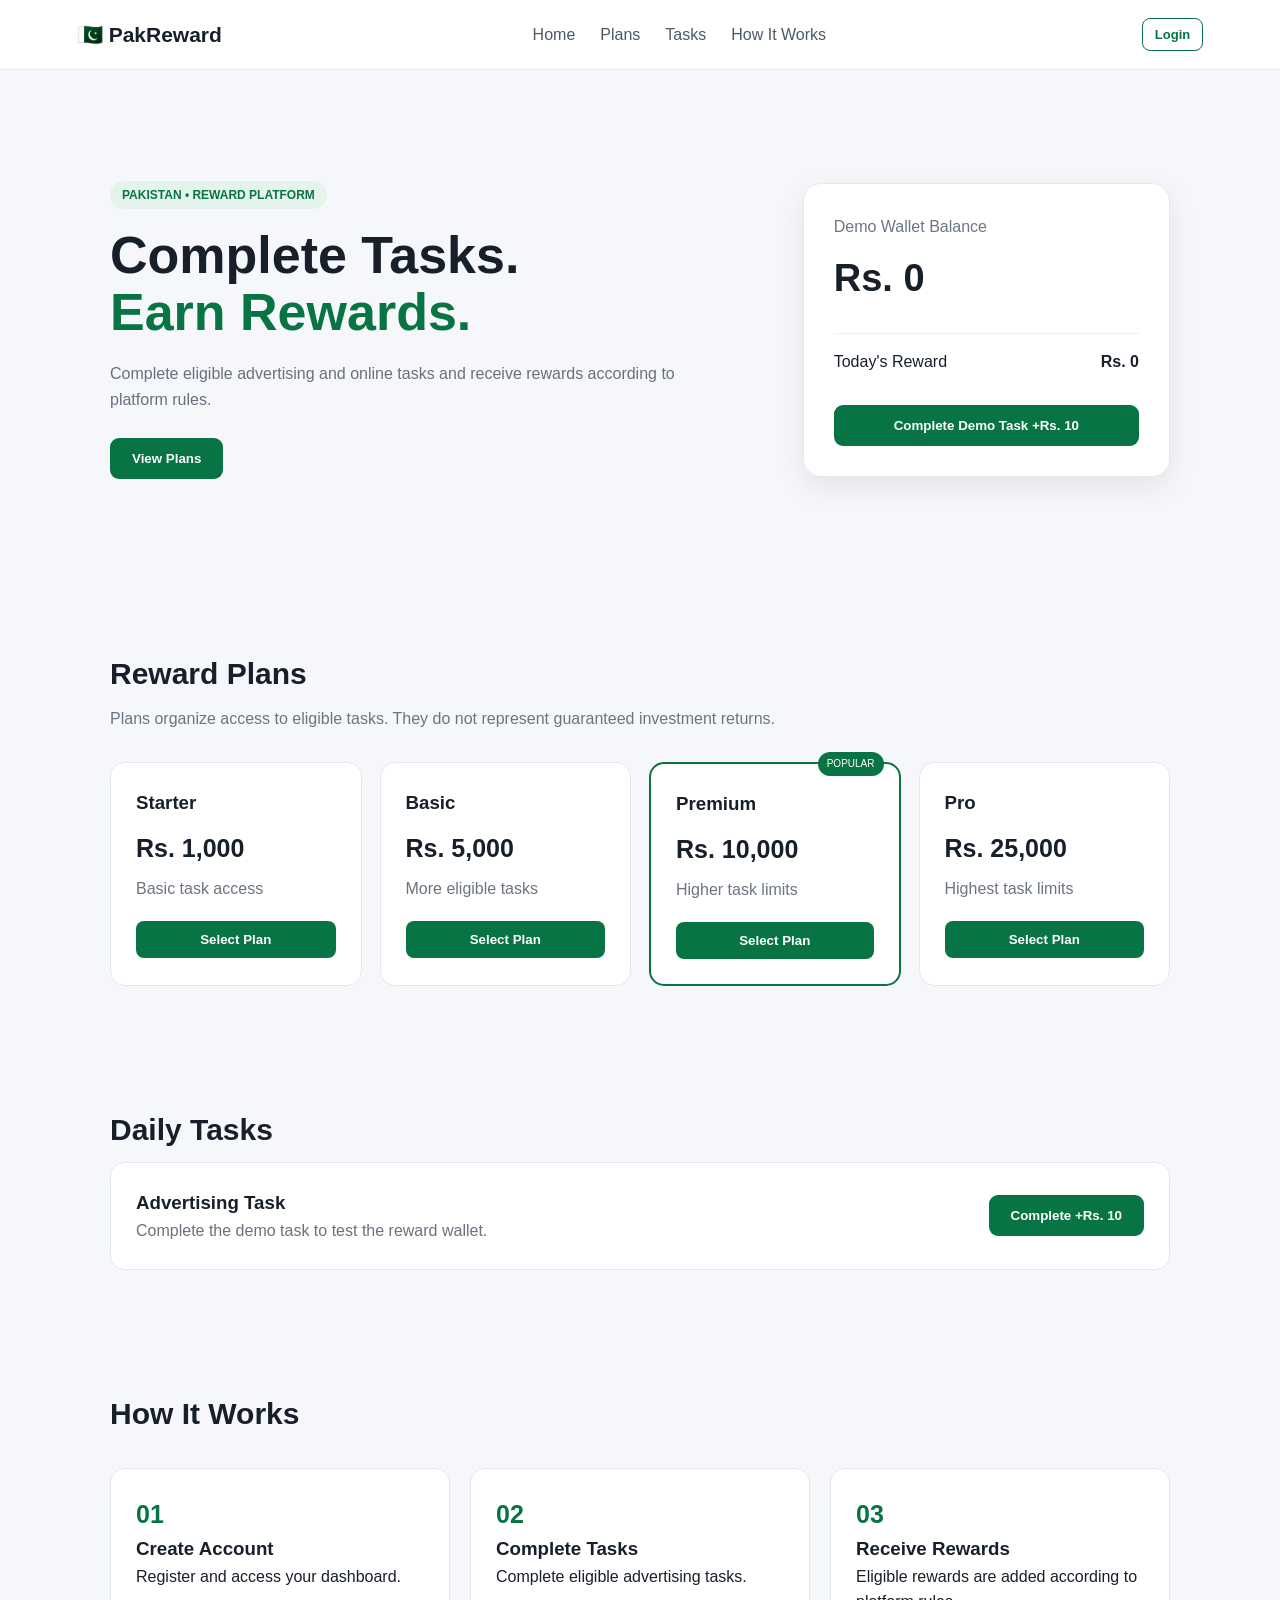
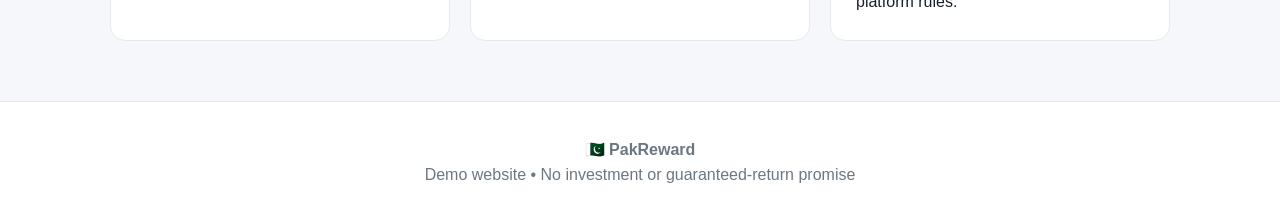
<file: Index.html>
<!DOCTYPE html>
<html lang="en">
<head>
    <meta charset="UTF-8">
    <meta name="viewport" content="width=device-width, initial-scale=1.0">
    <title>PakReward - Earn Rewards</title>
    <link rel="stylesheet" href="style.css">
</head>

<body>

<header>
    <div class="logo">🇵🇰 PakReward</div>

    <nav>
        <a href="#home">Home</a>
        <a href="#plans">Plans</a>
        <a href="#tasks">Tasks</a>
        <a href="#how">How It Works</a>
    </nav>

    <button class="login-btn" onclick="loginDemo()">Login</button>
</header>


<section id="home" class="hero">

    <div class="hero-text">
        <span class="badge">PAKISTAN • REWARD PLATFORM</span>

        <h1>Complete Tasks.<br>
        <span>Earn Rewards.</span></h1>

        <p>
            Complete eligible advertising and online tasks
            and receive rewards according to platform rules.
        </p>

        <button class="main-btn" onclick="showPlans()">
            View Plans
        </button>
    </div>


    <div class="wallet-card">

        <p>Demo Wallet Balance</p>

        <h2 id="balance">Rs. 0</h2>

        <div class="wallet-row">
            <span>Today's Reward</span>
            <strong id="today">Rs. 0</strong>
        </div>

        <button class="main-btn full"
                onclick="completeTask()">
            Complete Demo Task +Rs. 10
        </button>

    </div>

</section>


<section id="plans">

    <h2>Reward Plans</h2>

    <p class="section-text">
        Plans organize access to eligible tasks.
        They do not represent guaranteed investment returns.
    </p>


    <div class="plans">

        <div class="plan-card">
            <h3>Starter</h3>
            <h4>Rs. 1,000</h4>
            <p>Basic task access</p>

            <button onclick="selectPlan('Starter',1000)">
                Select Plan
            </button>
        </div>


        <div class="plan-card">
            <h3>Basic</h3>
            <h4>Rs. 5,000</h4>
            <p>More eligible tasks</p>

            <button onclick="selectPlan('Basic',5000)">
                Select Plan
            </button>
        </div>


        <div class="plan-card featured">
            <span class="popular">POPULAR</span>

            <h3>Premium</h3>
            <h4>Rs. 10,000</h4>
            <p>Higher task limits</p>

            <button onclick="selectPlan('Premium',10000)">
                Select Plan
            </button>
        </div>


        <div class="plan-card">
            <h3>Pro</h3>
            <h4>Rs. 25,000</h4>
            <p>Highest task limits</p>

            <button onclick="selectPlan('Pro',25000)">
                Select Plan
            </button>
        </div>

    </div>

</section>


<section id="tasks">

    <h2>Daily Tasks</h2>

    <div class="task-card">

        <div>
            <h3>Advertising Task</h3>

            <p>
                Complete the demo task to test
                the reward wallet.
            </p>
        </div>

        <button class="main-btn"
                onclick="completeTask()">
            Complete +Rs. 10
        </button>

    </div>

</section>


<section id="how">

    <h2>How It Works</h2>

    <div class="steps">

        <div>
            <b>01</b>
            <h3>Create Account</h3>
            <p>Register and access your dashboard.</p>
        </div>

        <div>
            <b>02</b>
            <h3>Complete Tasks</h3>
            <p>Complete eligible advertising tasks.</p>
        </div>

        <div>
            <b>03</b>
            <h3>Receive Rewards</h3>
            <p>Eligible rewards are added according to platform rules.</p>
        </div>

    </div>

</section>


<footer>

    <strong>🇵🇰 PakReward</strong>

    <p>
        Demo website • No investment or guaranteed-return promise
    </p>

</footer>


<script src="script.js"></script>

</body>
</html>
</file>
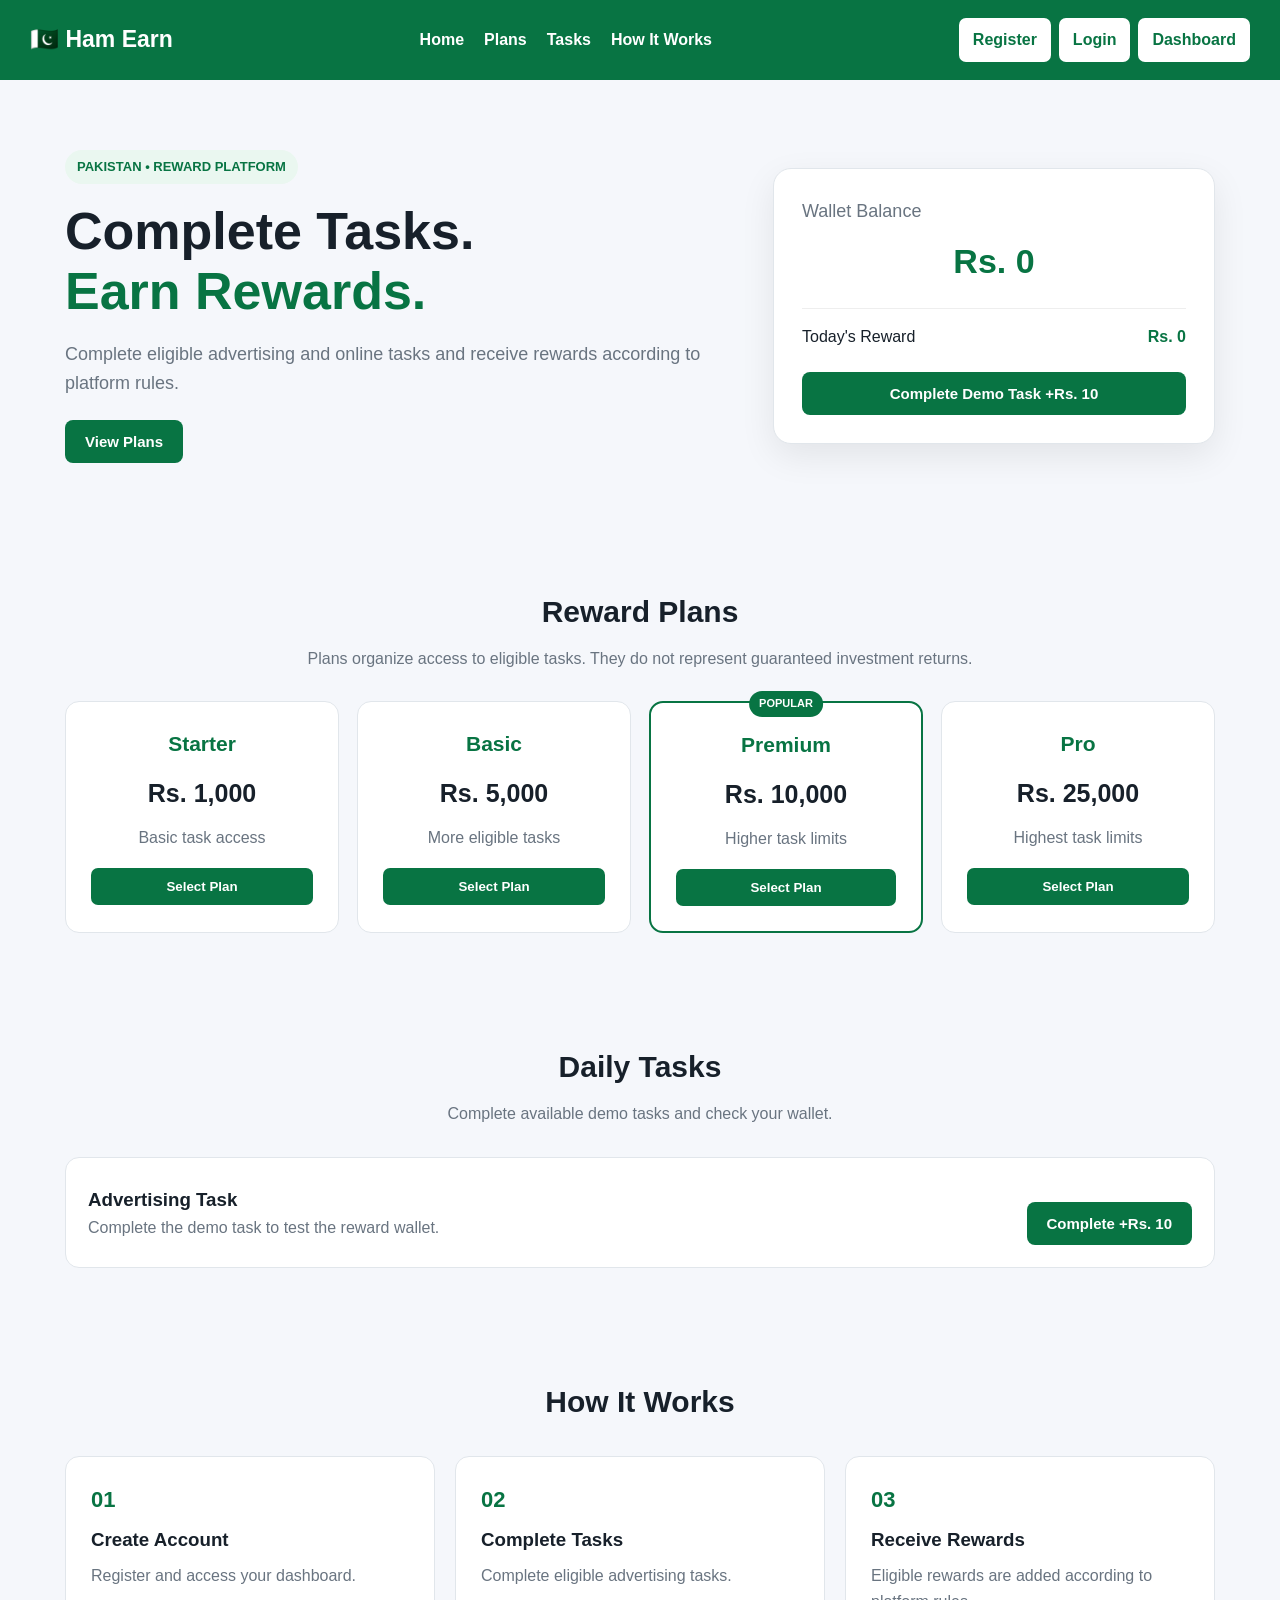
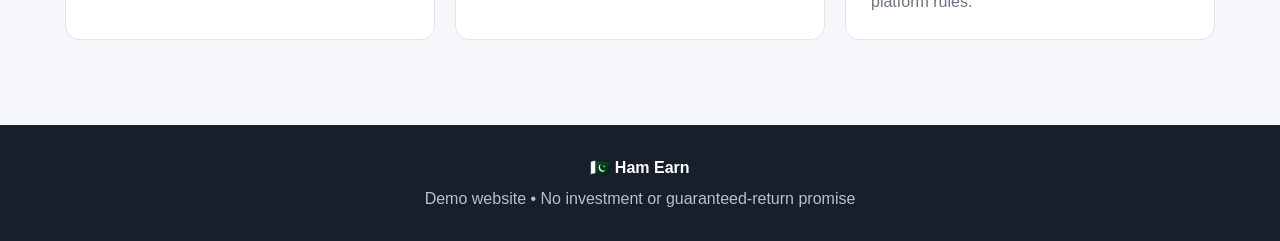
<file: index.html>
<!DOCTYPE html>
<html lang="en">

<head>
<meta charset="UTF-8">
<meta name="viewport" content="width=device-width, initial-scale=1.0">

<title>Ham Earn - Earn Rewards</title>

<style>

*{
    box-sizing:border-box;
    margin:0;
    padding:0;
}

body{
    font-family:Arial,sans-serif;
    background:#f5f7fb;
    color:#17202a;
    line-height:1.6;
}

/* HEADER */

header{
    background:#087443;
    color:white;
    padding:18px 30px;
    display:flex;
    align-items:center;
    justify-content:space-between;
    gap:20px;
    flex-wrap:wrap;
}

.logo{
    font-size:23px;
    font-weight:bold;
}

nav{
    display:flex;
    gap:20px;
}

nav a{
    color:white;
    text-decoration:none;
    font-weight:bold;
}

.header-buttons{
    display:flex;
    gap:8px;
    flex-wrap:wrap;
}

.header-btn{
    background:white;
    color:#087443;
    padding:9px 14px;
    border-radius:7px;
    text-decoration:none;
    font-weight:bold;
    border:none;
    cursor:pointer;
}

/* HERO */

.hero{
    max-width:1200px;
    margin:0 auto;
    padding:70px 25px;
    display:grid;
    grid-template-columns:1.2fr .8fr;
    gap:45px;
    align-items:center;
}

.badge{
    display:inline-block;
    background:#eaf7f0;
    color:#087443;
    padding:7px 12px;
    border-radius:20px;
    font-size:13px;
    font-weight:bold;
}

.hero h1{
    font-size:52px;
    line-height:1.15;
    margin:18px 0;
}

.hero h1 span{
    color:#087443;
}

.hero p{
    color:#697480;
    font-size:18px;
    max-width:650px;
}

.main-btn{
    margin-top:22px;
    padding:13px 20px;
    background:#087443;
    color:white;
    border:none;
    border-radius:8px;
    font-weight:bold;
    cursor:pointer;
    font-size:15px;
}

.main-btn:hover{
    opacity:.9;
}

/* WALLET */

.wallet-card{
    background:white;
    padding:28px;
    border-radius:18px;
    border:1px solid #e1e6eb;
    box-shadow:0 12px 35px rgba(0,0,0,.08);
}

.wallet-card p{
    color:#697480;
}

.wallet-card h2{
    color:#087443;
    font-size:34px;
    margin:8px 0 20px;
}

.wallet-row{
    display:flex;
    justify-content:space-between;
    border-top:1px solid #eee;
    padding-top:15px;
}

.wallet-row strong{
    color:#087443;
}

.full{
    width:100%;
}

/* SECTIONS */

section:not(.hero){
    max-width:1200px;
    margin:0 auto;
    padding:55px 25px;
}

section h2{
    text-align:center;
    font-size:30px;
    margin-bottom:10px;
}

.section-text{
    text-align:center;
    color:#697480;
    margin-bottom:30px;
}

/* PLANS */

.plans{
    display:grid;
    grid-template-columns:repeat(4,1fr);
    gap:18px;
    margin-top:30px;
}

.plan-card{
    background:white;
    border:1px solid #e1e6eb;
    border-radius:14px;
    padding:25px;
    text-align:center;
    position:relative;
}

.plan-card h3{
    color:#087443;
    font-size:21px;
}

.plan-card h4{
    font-size:25px;
    margin:12px 0;
}

.plan-card p{
    color:#697480;
}

.plan-card button{
    width:100%;
    margin-top:18px;
    padding:11px;
    border:none;
    border-radius:7px;
    background:#087443;
    color:white;
    font-weight:bold;
    cursor:pointer;
}

.featured{
    border:2px solid #087443;
}

.popular{
    position:absolute;
    top:-12px;
    left:50%;
    transform:translateX(-50%);
    background:#087443;
    color:white;
    padding:4px 10px;
    border-radius:15px;
    font-size:11px;
    font-weight:bold;
}

/* TASKS */

.task-card{
    background:white;
    border:1px solid #e1e6eb;
    border-radius:14px;
    padding:22px;
    display:flex;
    justify-content:space-between;
    align-items:center;
    gap:20px;
}

.task-card p{
    color:#697480;
}

/* STEPS */

.steps{
    display:grid;
    grid-template-columns:repeat(3,1fr);
    gap:20px;
    margin-top:30px;
}

.steps div{
    background:white;
    border:1px solid #e1e6eb;
    border-radius:14px;
    padding:25px;
}

.steps b{
    color:#087443;
    font-size:22px;
}

.steps h3{
    margin:8px 0;
}

.steps p{
    color:#697480;
}

/* LOGIN NOTICE */

.login-notice{
    display:none;
    margin-top:15px;
    background:#fff3cd;
    color:#856404;
    padding:12px;
    border-radius:8px;
    text-align:center;
}

/* FOOTER */

footer{
    margin-top:30px;
    padding:30px;
    text-align:center;
    background:#17202a;
    color:white;
}

footer p{
    color:#b8c0c8;
    margin-top:5px;
}

/* MOBILE */

@media(max-width:900px){

    .hero{
        grid-template-columns:1fr;
    }

    .plans{
        grid-template-columns:repeat(2,1fr);
    }

}

@media(max-width:600px){

    header{
        justify-content:center;
        text-align:center;
    }

    nav{
        width:100%;
        justify-content:center;
        flex-wrap:wrap;
    }

    .header-buttons{
        width:100%;
        justify-content:center;
    }

    .hero{
        padding-top:45px;
    }

    .hero h1{
        font-size:38px;
    }

    .plans{
        grid-template-columns:1fr;
    }

    .steps{
        grid-template-columns:1fr;
    }

    .task-card{
        flex-direction:column;
        align-items:flex-start;
    }

}

</style>
</head>

<body>


<!-- ================= HEADER ================= -->

<header>

    <div class="logo">
        🇵🇰 Ham Earn
    </div>

    <nav>

        <a href="#home">Home</a>

        <a href="#plans">Plans</a>

        <a href="#tasks">Tasks</a>

        <a href="#how">How It Works</a>

    </nav>

    <div class="header-buttons">

        <a href="register.html" class="header-btn">
            Register
        </a>

        <a href="login.html" class="header-btn">
            Login
        </a>

        <a href="dashboard.html" class="header-btn">
            Dashboard
        </a>

    </div>

</header>


<!-- ================= HERO ================= -->

<section id="home" class="hero">

    <div>

        <span class="badge">
            PAKISTAN • REWARD PLATFORM
        </span>

        <h1>
            Complete Tasks.<br>
            <span>Earn Rewards.</span>
        </h1>

        <p>
            Complete eligible advertising and online
            tasks and receive rewards according to
            platform rules.
        </p>

        <button
            class="main-btn"
            onclick="showPlans()">

            View Plans

        </button>

        <div
            class="login-notice"
            id="loginNotice">

            Please login or register first
            to use your reward wallet.

        </div>

    </div>


    <!-- ================= WALLET ================= -->

    <div class="wallet-card">

        <p>
            Wallet Balance
        </p>

        <h2 id="balance">
            Rs. 0
        </h2>

        <div class="wallet-row">

            <span>
                Today's Reward
            </span>

            <strong id="today">
                Rs. 0
            </strong>

        </div>

        <button
            class="main-btn full"
            onclick="completeTask()">

            Complete Demo Task +Rs. 10

        </button>

    </div>

</section>


<!-- ================= PLANS ================= -->

<section id="plans">

    <h2>
        Reward Plans
    </h2>

    <p class="section-text">
        Plans organize access to eligible tasks.
        They do not represent guaranteed investment returns.
    </p>

    <div class="plans">


        <div class="plan-card">

            <h3>
                Starter
            </h3>

            <h4>
                Rs. 1,000
            </h4>

            <p>
                Basic task access
            </p>

            <button
                onclick="selectPlan('Starter',1000)">

                Select Plan

            </button>

        </div>


        <div class="plan-card">

            <h3>
                Basic
            </h3>

            <h4>
                Rs. 5,000
            </h4>

            <p>
                More eligible tasks
            </p>

            <button
                onclick="selectPlan('Basic',5000)">

                Select Plan

            </button>

        </div>


        <div class="plan-card featured">

            <span class="popular">
                POPULAR
            </span>

            <h3>
                Premium
            </h3>

            <h4>
                Rs. 10,000
            </h4>

            <p>
                Higher task limits
            </p>

            <button
                onclick="selectPlan('Premium',10000)">

                Select Plan

            </button>

        </div>


        <div class="plan-card">

            <h3>
                Pro
            </h3>

            <h4>
                Rs. 25,000
            </h4>

            <p>
                Highest task limits
            </p>

            <button
                onclick="selectPlan('Pro',25000)">

                Select Plan

            </button>

        </div>

    </div>

</section>


<!-- ================= TASKS ================= -->

<section id="tasks">

    <h2>
        Daily Tasks
    </h2>

    <p class="section-text">
        Complete available demo tasks and check your wallet.
    </p>

    <div class="task-card">

        <div>

            <h3>
                Advertising Task
            </h3>

            <p>
                Complete the demo task
                to test the reward wallet.
            </p>

        </div>

        <button
            class="main-btn"
            onclick="completeTask()">

            Complete +Rs. 10

        </button>

    </div>

</section>


<!-- ================= HOW ================= -->

<section id="how">

    <h2>
        How It Works
    </h2>

    <div class="steps">

        <div>

            <b>01</b>

            <h3>
                Create Account
            </h3>

            <p>
                Register and access
                your dashboard.
            </p>

        </div>


        <div>

            <b>02</b>

            <h3>
                Complete Tasks
            </h3>

            <p>
                Complete eligible
                advertising tasks.
            </p>

        </div>


        <div>

            <b>03</b>

            <h3>
                Receive Rewards
            </h3>

            <p>
                Eligible rewards are added
                according to platform rules.
            </p>

        </div>

    </div>

</section>


<!-- ================= FOOTER ================= -->

<footer>

    <strong>
        🇵🇰 Ham Earn
    </strong>

    <p>
        Demo website • No investment
        or guaranteed-return promise
    </p>

</footer>


<script>

/* =====================================================
   HAM EARN - MAIN WEBSITE SYSTEM
===================================================== */


/* ================= STORAGE KEYS ================= */

const USERS_KEY = "Ham EarnUsers";
const CURRENT_USER_KEY = "Ham EarnCurrentUser";
const SELECTED_PLAN_KEY = "Ham EarnSelectedPlan";
const PLAN_AMOUNT_KEY = "Ham EarnPlanAmount";


/* ================= CURRENT USER ID ================= */

let currentUserId =
    localStorage.getItem(CURRENT_USER_KEY);


/* ================= GET USERS ================= */

function getUsers(){

    try{

        const data =
            JSON.parse(
                localStorage.getItem(USERS_KEY) || "[]"
            );

        return Array.isArray(data) ? data : [];

    }catch(error){

        return [];

    }

}


/* ================= SAVE USERS ================= */

function saveUsers(users){

    localStorage.setItem(
        USERS_KEY,
        JSON.stringify(users)
    );

}


/* ================= CURRENT USER ================= */

function getCurrentUser(){

    if(!currentUserId){

        return null;

    }


    const users = getUsers();


    return users.find(

        user =>

        String(user.id) ===
        String(currentUserId)

    ) || null;

}


/* ================= MONEY ================= */

function money(amount){

    return "Rs. " +
        Number(amount || 0)
        .toLocaleString("en-PK");

}


/* ================= UPDATE WALLET ================= */

function updateWallet(){

    const user =
        getCurrentUser();


    if(!user){

        document.getElementById("balance")
            .innerText = "Rs. 0";

        document.getElementById("today")
            .innerText = "Rs. 0";

        return;

    }


    document.getElementById("balance")
        .innerText =
        money(user.balance);


    document.getElementById("today")
        .innerText =
        money(user.todayReward);

}


/* ================= LOGIN CHECK ================= */

function requireLogin(){

    const user =
        getCurrentUser();


    if(!user){

        document.getElementById(
            "loginNotice"
        ).style.display = "block";


        alert(
            "Please login or register first."
        );


        return false;

    }


    document.getElementById(
        "loginNotice"
    ).style.display = "none";


    return true;

}


/* ================= COMPLETE TASK ================= */

function completeTask(){

    if(!requireLogin()){

        window.location.href =
            "login.html";

        return;

    }


    const users =
        getUsers();


    const user =
        users.find(

            u =>
            String(u.id) ===
            String(currentUserId)

        );


    if(!user){

        alert(
            "User account not found."
        );

        return;

    }


    /* Make sure values are numbers */

    user.balance =
        Number(user.balance || 0);


    user.todayReward =
        Number(user.todayReward || 0);


    user.totalReward =
        Number(user.totalReward || 0);


    /* Add demo reward */

    user.balance += 10;

    user.todayReward += 10;

    user.totalReward += 10;


    /* Save */

    saveUsers(users);


    /* Transaction history */

    let transactions = [];

    try{

        transactions =
            JSON.parse(

                localStorage.getItem(
                    "transactions_" + user.id
                ) || "[]"

            );

    }catch(error){

        transactions = [];

    }


    if(!Array.isArray(transactions)){

        transactions = [];

    }


    transactions.unshift({

        title:
            "Demo Task Reward",

        amount:
            10,

        date:
            new Date().toLocaleString(),

        type:
            "reward"

    });


    localStorage.setItem(

        "transactions_" + user.id,

        JSON.stringify(
            transactions.slice(0,20)
        )

    );


    /* Update screen */

    updateWallet();


    alert(

        "Demo task completed!\n\n" +
        "+Rs. 10 reward added."

    );

}


/* ================= SELECT PLAN ================= */

function selectPlan(
    planName,
    amount
){

    const user =
        getCurrentUser();


    /*
       If not logged in,
       remember selected plan.
    */

    if(!user){

        localStorage.setItem(
            SELECTED_PLAN_KEY,
            planName
        );


        localStorage.setItem(
            PLAN_AMOUNT_KEY,
            amount
        );


        alert(
            "Please login or register first."
        );


        window.location.href =
            "login.html";

        return;

    }


    const users =
        getUsers();


    const currentUser =
        users.find(

            u =>
            String(u.id) ===
            String(currentUserId)

        );


    if(!currentUser){

        alert(
            "User account not found."
        );

        return;

    }


    currentUser.selectedPlan =
        planName;


    currentUser.planAmount =
        Number(amount);


    saveUsers(users);


    localStorage.setItem(
        SELECTED_PLAN_KEY,
        planName
    );


    localStorage.setItem(
        PLAN_AMOUNT_KEY,
        amount
    );


    alert(

        planName +
        " Plan selected!\n\n" +

        "Plan Amount: " +
        money(amount)

    );


    window.location.href =
        "dashboard.html";

}


/* ================= SHOW PLANS ================= */

function showPlans(){

    const plans =
        document.getElementById("plans");


    if(plans){

        plans.scrollIntoView({

            behavior:"smooth",

            block:"start"

        });

    }

}


/* ================= LOGOUT SAFETY ================= */

function checkCurrentUser(){

    currentUserId =
        localStorage.getItem(
            CURRENT_USER_KEY
        );


    updateWallet();

}


/* ================= STORAGE EVENT ================= */

window.addEventListener(

    "storage",

    function(){

        checkCurrentUser();

    }

);


/* ================= PAGE VISIBILITY ================= */

document.addEventListener(

    "visibilitychange",

    function(){

        if(!document.hidden){

            checkCurrentUser();

        }

    }

);


/* ================= INITIAL LOAD ================= */

checkCurrentUser();


</script>

</body>
</html>
</file>
<file: style.css>
* {
    box-sizing: border-box;
    margin: 0;
    padding: 0;
}

body {
    font-family: Arial, sans-serif;
    background: #f5f7fb;
    color: #17202a;
    line-height: 1.6;
}


/* HEADER */

header {
    height: 70px;
    background: white;
    border-bottom: 1px solid #e5e8ec;

    display: flex;
    align-items: center;
    justify-content: space-between;

    padding: 0 6%;

    position: sticky;
    top: 0;
    z-index: 100;
}

.logo {
    font-size: 21px;
    font-weight: 800;
}

nav {
    display: flex;
    gap: 25px;
}

nav a {
    text-decoration: none;
    color: #4d5966;
    font-weight: 500;
}

.login-btn {
    padding: 8px 12px;
    margin-left: 5px;

    border: 1px solid #087443;
    border-radius: 8px;

    background: white;
    color: #087443;

    cursor: pointer;
    font-weight: bold;

    text-decoration: none;
    display: inline-block;

    font-size: 13px;
}



/* HERO */

.hero {
    max-width: 1100px;
    margin: auto;

    min-height: 520px;

    padding: 70px 20px;

    display: grid;
    grid-template-columns: 1.4fr 0.8fr;

    gap: 50px;

    align-items: center;
}

.badge {
    background: #e4f4ec;
    color: #087443;

    padding: 7px 12px;

    border-radius: 30px;

    font-size: 12px;
    font-weight: bold;
}

.hero h1 {
    font-size: 52px;
    line-height: 1.1;

    margin: 20px 0;
}

.hero h1 span {
    color: #087443;
}

.hero-text p {
    color: #66717e;

    max-width: 600px;

    margin-bottom: 25px;
}


/* BUTTON */

.main-btn {
    border: none;

    background: #087443;
    color: white;

    padding: 13px 22px;

    border-radius: 9px;

    font-weight: bold;

    cursor: pointer;
}

.main-btn:hover {
    opacity: 0.9;
}

.full {
    width: 100%;
}


/* WALLET */

.wallet-card {
    background: white;

    padding: 30px;

    border-radius: 18px;

    box-shadow: 0 10px 30px rgba(0,0,0,0.08);

    border: 1px solid #e6e9ee;
}

.wallet-card p {
    color: #6c7783;
}

.wallet-card h2 {
    font-size: 38px;

    margin: 8px 0 25px;
}

.wallet-row {
    border-top: 1px solid #eee;

    padding: 15px 0;

    display: flex;
    justify-content: space-between;

    margin-bottom: 15px;
}


/* SECTIONS */

section:not(.hero) {
    max-width: 1100px;

    margin: auto;

    padding: 60px 20px;
}

section h2 {
    font-size: 30px;

    margin-bottom: 8px;
}

.section-text {
    color: #6b7580;

    margin-bottom: 25px;
}


/* PLANS */

.plans {
    display: grid;

    grid-template-columns:
        repeat(4, 1fr);

    gap: 18px;

    margin-top: 30px;
}

.plan-card {
    background: white;

    padding: 25px;

    border-radius: 15px;

    border: 1px solid #e4e8ed;

    position: relative;
}

.plan-card h3 {
    margin-bottom: 10px;
}

.plan-card h4 {
    font-size: 25px;

    margin-bottom: 8px;
}

.plan-card p {
    color: #6b7580;

    margin-bottom: 20px;
}

.plan-card button {
    width: 100%;

    padding: 11px;

    border: none;

    background: #087443;

    color: white;

    border-radius: 8px;

    cursor: pointer;

    font-weight: bold;
}

.featured {
    border: 2px solid #087443;
}

.popular {
    position: absolute;

    top: -12px;
    right: 15px;

    background: #087443;

    color: white;

    padding: 4px 9px;

    border-radius: 20px;

    font-size: 10px;
}


/* TASK */

.task-card {
    background: white;

    border: 1px solid #e4e8ed;

    border-radius: 15px;

    padding: 25px;

    display: flex;

    justify-content: space-between;

    align-items: center;
}

.task-card p {
    color: #68737f;
}


/* STEPS */

.steps {
    display: grid;

    grid-template-columns:
        repeat(3, 1fr);

    gap: 20px;

    margin-top: 30px;
}

.steps div {
    background: white;

    padding: 25px;

    border-radius: 15px;

    border: 1px solid #e5e8ec;
}

.steps b {
    color: #087443;

    font-size: 25px;
}


/* FOOTER */

footer {
    text-align: center;

    background: white;

    border-top: 1px solid #e5e8ec;

    padding: 35px 20px;

    color: #6c7783;
}


/* MOBILE */

@media(max-width: 800px) {

    nav {
        display: none;
    }

    .hero {
        grid-template-columns: 1fr;
    }

    .hero h1 {
        font-size: 40px;
    }

    .plans {
        grid-template-columns:
            repeat(2, 1fr);
    }

    .steps {
        grid-template-columns: 1fr;
    }
}


@media(max-width: 500px) {

    .plans {
        grid-template-columns: 1fr;
    }

    .task-card {
        display: block;
    }

    .task-card .main-btn {
        width: 100%;

        margin-top: 15px;
    }
}
</file>
